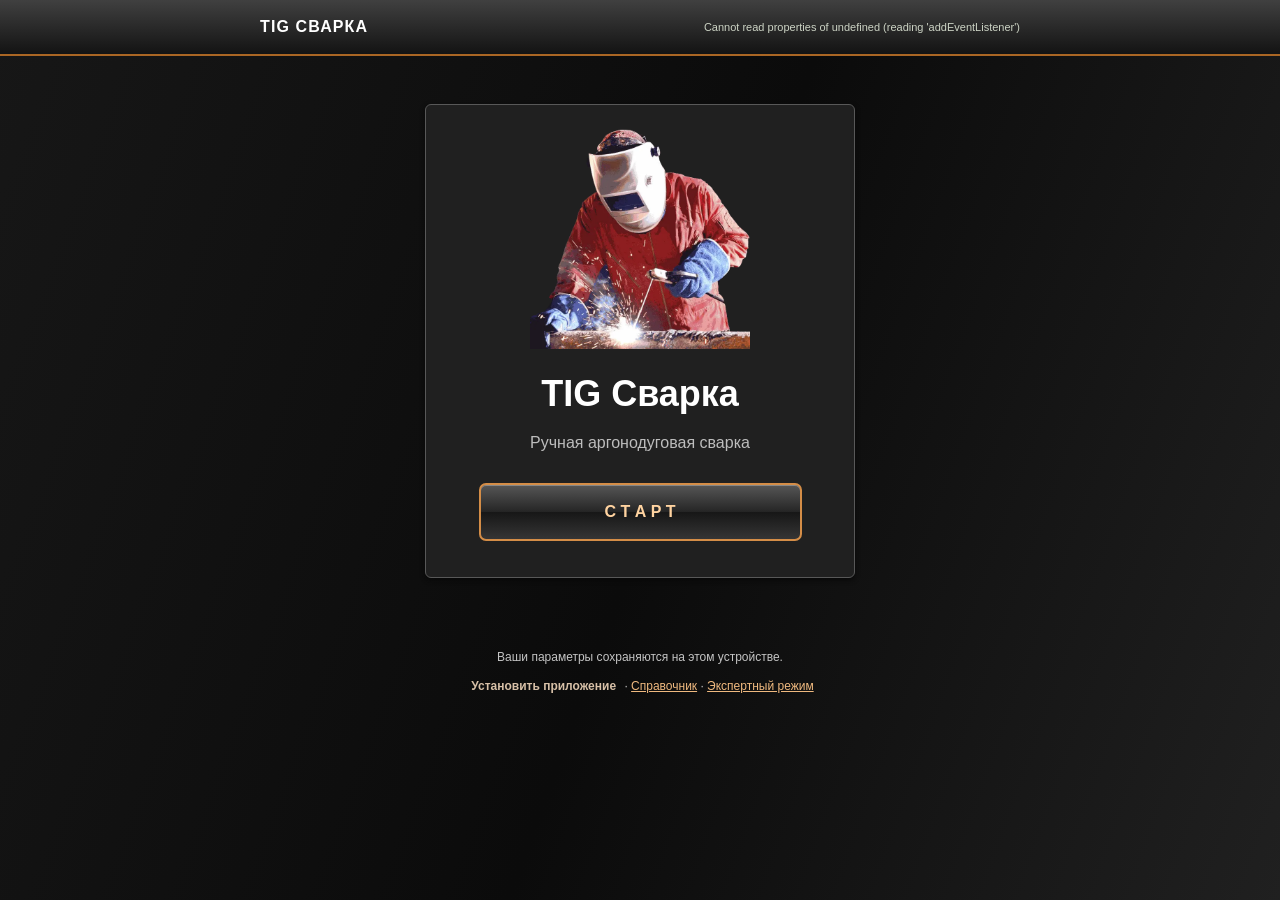
<file: index.html>
<!doctype html><html lang="ru"><head><meta charset="utf-8"><meta name="viewport" content="width=device-width,initial-scale=1,viewport-fit=cover"><meta name="theme-color" content="#151515"><title>TIG Сварка</title><link rel="manifest" href="manifest.webmanifest"><link rel="apple-touch-icon" href="apple-touch-icon.png"><link rel="stylesheet" href="easy.css"></head><body><header><a href="index.html">TIG <b>СВАРКА</b></a><span id="offline" role="status">Подготовка офлайн…</span></header><div id="update" hidden>Есть обновление <button id="updateButton">Применить</button></div><main id="screen"></main><div id="toast" role="status" hidden></div><footer>Ваши параметры сохраняются на этом устройстве.<br><button onclick="TigOffline.install()">Установить приложение</button> · <a href="expert.html#reference">Справочник</a> · <a href="expert.html">Экспертный режим</a></footer><script src="data.js"></script><script src="catalog.js"></script><script src="evidence.js"></script><script src="engine.js"></script><script src="easy-engine.js"></script><script src="easy.js"></script><script src="offline.js"></script></body></html>
</file>
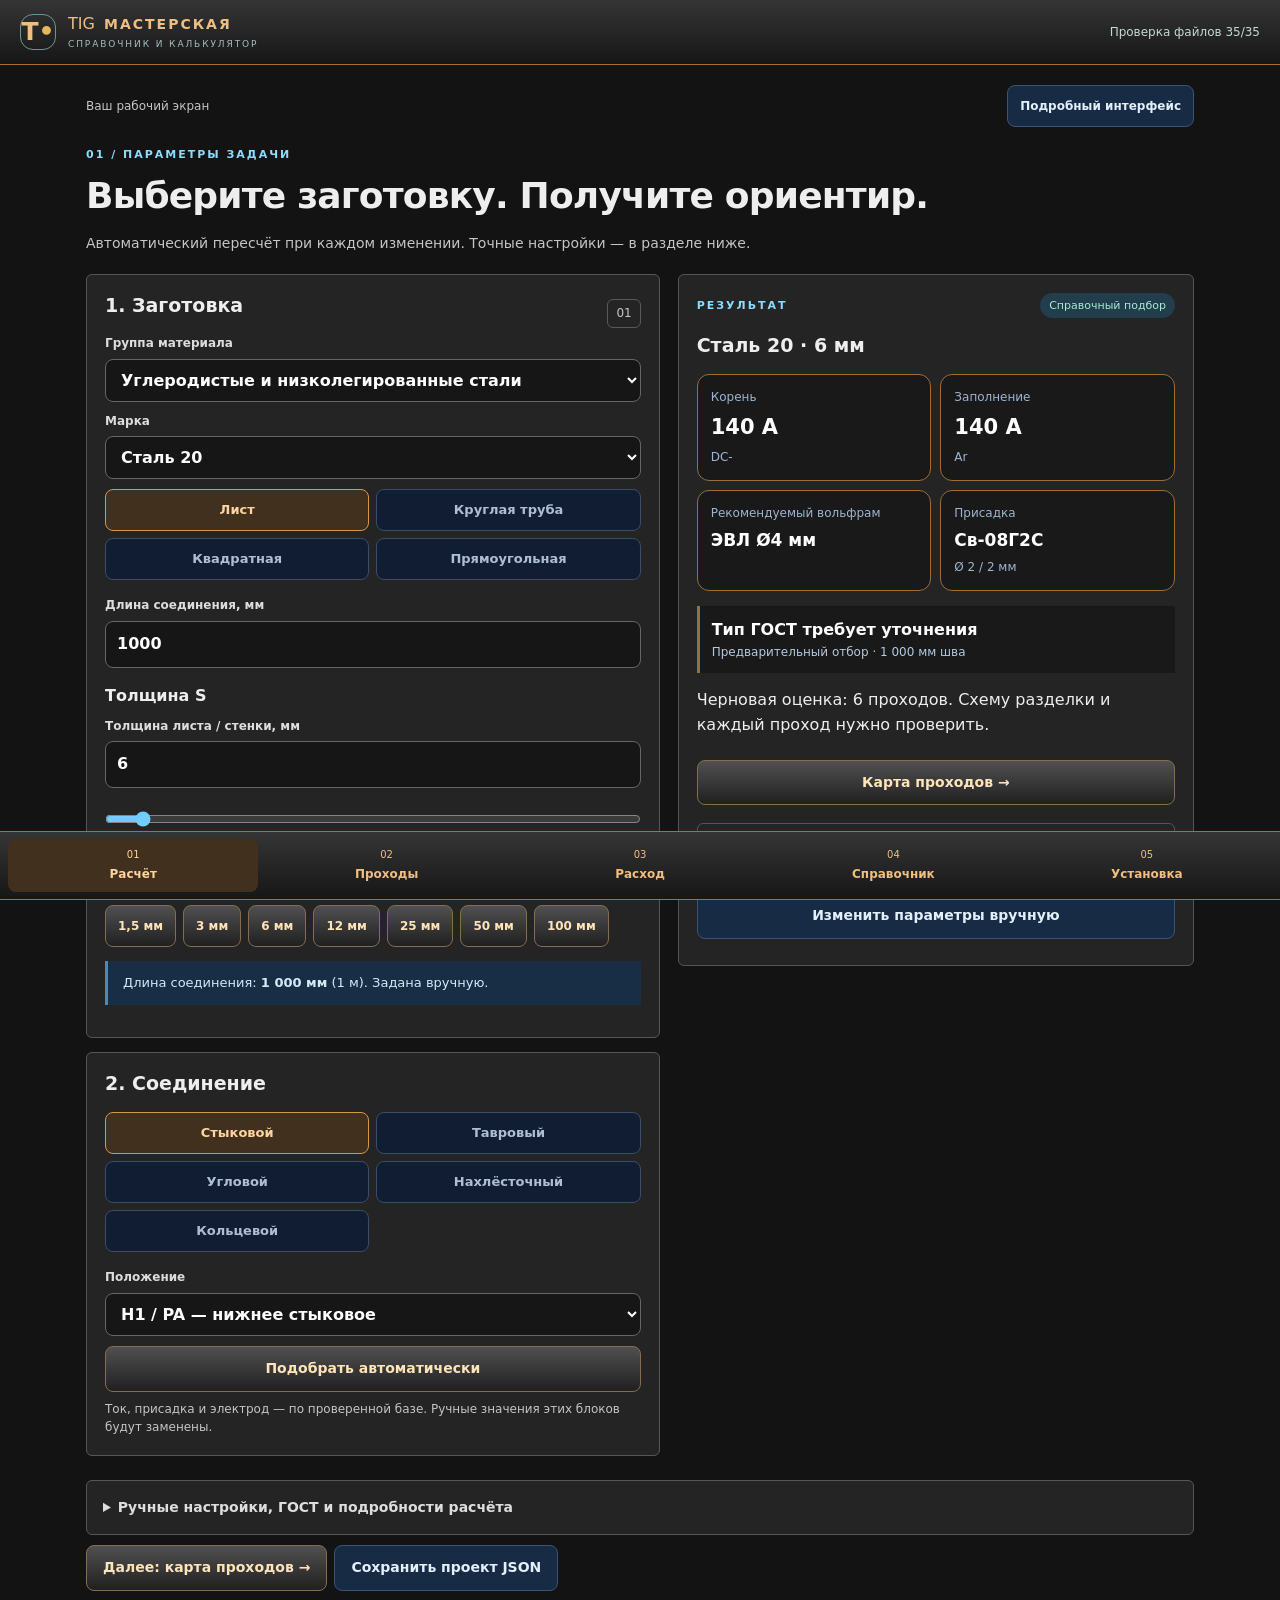
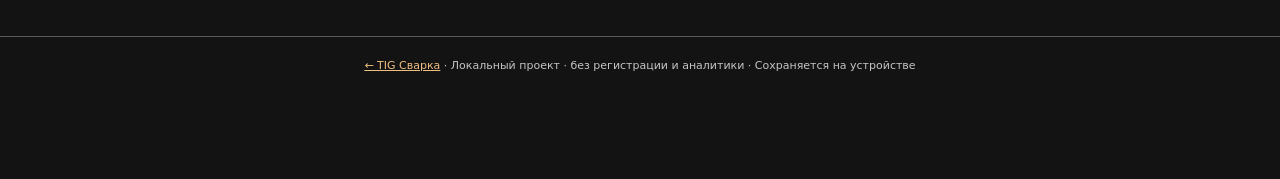
<file: expert.html>
<!doctype html><html lang="ru"><head><meta charset="utf-8"><meta name="viewport" content="width=device-width,initial-scale=1,viewport-fit=cover"><meta name="theme-color" content="#122b32"><meta name="apple-mobile-web-app-capable" content="yes"><meta name="apple-mobile-web-app-status-bar-style" content="black-translucent"><meta name="description" content="Офлайн-калькулятор TIG, карта проходов и справочник по Юхину с проверкой применимости исходных данных."><title>TIG · Мастерская</title><link rel="manifest" href="./manifest.webmanifest"><link rel="icon" href="./icon-192.png"><link rel="apple-touch-icon" href="./apple-touch-icon.png"><link rel="stylesheet" href="./style.css"><link rel="stylesheet" href="./quick.css"></head><body><header><a class="brand" href="#setup"><span class="logo">T<span>•</span></span><span>TIG <b>МАСТЕРСКАЯ</b><small>СПРАВОЧНИК И КАЛЬКУЛЯТОР</small></span></a><span id="offline" class="status" role="status">Проверяю офлайн-файлы…</span></header><div id="toast" role="status" hidden></div><div id="update" hidden>Доступно обновление приложения. <button id="updateButton">Применить</button></div><nav aria-label="Разделы"><a href="#setup">01 <span>Расчёт</span></a><a href="#passes">02 <span>Проходы</span></a><a href="#materials">03 <span>Расход</span></a><a href="#reference">04 <span>Справочник</span></a><a href="#install">05 <span>Установка</span></a></nav><main id="main"></main><footer><a href="index.html">← TIG Сварка</a> · Локальный проект · без регистрации и аналитики · <span id="saveStatus">Сохраняется на устройстве</span></footer><dialog id="confirm"><h2 id="confirmTitle"></h2><p id="confirmText"></p><form method="dialog"><button value="cancel" class="secondary">Отмена</button><button value="ok">Продолжить</button></form></dialog><input id="import" hidden type="file" accept=".json,application/json"><noscript>Включите JavaScript. После первой полной загрузки приложение работает без интернета.</noscript><script src="./data.js"></script><script src="./catalog.js"></script><script src="./evidence.js"></script><script src="./engine.js"></script><script src="./auto.js"></script><script src="./quick.js"></script><script src="./app.js"></script><script src="./offline.js"></script></body></html>
</file>
<file: easy.css>
:root{font-family:system-ui,-apple-system,sans-serif;color:#18352f;background:#edf2f0;font-size:16px;accent-color:#137c70}*{box-sizing:border-box}body{margin:0}header{background:#137c70;color:white;padding:18px max(18px,calc((100% - 760px)/2));display:flex;justify-content:space-between;gap:14px;align-items:center}header a{color:white;text-decoration:none;white-space:nowrap}header span{font-size:11px;text-align:right}main{max-width:760px;margin:auto;padding:24px 16px}h1{font-size:28px;margin:8px 0}h2{font-size:18px}p{line-height:1.5}.sub{color:#5b736c;font-size:14px}.steps{display:flex;gap:7px;margin-bottom:20px}.steps span{background:#dce7e2;padding:8px 12px;border-radius:20px;font-size:12px}.steps .on{background:#137c70;color:white}.card{background:white;border-radius:18px;padding:20px;margin:16px 0;border:1px solid #dce5e0}.grid,.choices,.metrics{display:grid;grid-template-columns:1fr 1fr;gap:12px}label{display:block;font-size:13px;font-weight:600;margin:12px 0;color:#456159}select,input{display:block;width:100%;padding:13px 10px;font:inherit;font-size:16px;color:#18352f;border:1px solid #b6c9c0;background:white;border-radius:9px;margin-top:7px}button{font:inherit;cursor:pointer;border:1px solid #b6c9c0;background:#f6faf8;color:#18352f;border-radius:10px;padding:12px 14px;min-height:44px}.primary{background:#137c70;color:white;border:0;width:100%;font-weight:700;margin-top:14px;padding:17px}.choices button[aria-pressed=true]{background:#d7eee6;border:2px solid #137c70}.choices button{padding:18px 8px}.chips{display:flex;flex-wrap:wrap;gap:6px;margin-top:10px}.chips button{padding:8px 12px;font-size:13px}.back{border:0;background:none;padding:4px 0}.metrics article{background:#f0f7f3;border-radius:12px;padding:16px;min-width:0}.metrics small{display:block;color:#456159}.metrics strong{display:block;font-size:25px;margin:8px 0;overflow-wrap:anywhere}.line{display:flex;justify-content:space-between;gap:20px;padding:12px 0;border-bottom:1px solid #e2ebe5}.line b{text-align:right}details{padding:14px 0}summary{cursor:pointer;font-weight:600}table{border-collapse:collapse;width:100%;font-size:14px}td,th{text-align:left;padding:11px 5px;border-bottom:1px solid #e2ebe5}.notice{background:#fff3da;padding:12px;border-radius:9px;font-size:14px;line-height:1.5}.badge{display:inline-block;font-size:12px;color:#137c70;background:#e0f1e8;border-radius:20px;padding:7px 10px}.seam{display:block;width:100%;text-align:left;margin:10px 0}.seam b{display:block;font-size:18px}.seam small{display:block;margin-top:5px}.scroll{overflow:auto}footer{text-align:center;padding:24px 12px;font-size:12px;color:#637c72}a{color:#137c70}footer button{border:0;background:none;font-size:12px;padding:5px}#update{padding:12px;text-align:center;background:#fff3da}#toast{position:fixed;bottom:20px;left:10%;width:80%;background:#18352f;color:white;padding:15px;border-radius:12px;z-index:5}[hidden]{display:none!important}@media(max-width:420px){.grid{grid-template-columns:1fr}.card{padding:16px}.metrics strong{font-size:21px}.steps span{padding:7px 9px}h1{font-size:25px}}@media print{header,footer,button,.steps,details{display:none}main{max-width:none}.card{break-inside:avoid}}

/* Panel, key and section illustrations follow the reference Android resources. */
:root{color-scheme:dark;color:#eee;background:#101010;font-family:Roboto,Arial,sans-serif;accent-color:#e49a43}
body{background:linear-gradient(110deg,#171717,#0b0b0b 52%,#202020);min-height:100vh}
header{background:linear-gradient(#404040,#131313);border-bottom:2px solid #aa6624}
header a{font-weight:700;letter-spacing:.07em}header span{color:#cdd4c5}
main{max-width:680px}h1,h2{color:#fff}h1{font-size:24px}.sub,footer{color:#c4c4c4}
.card,.start-panel{color:#eee;background:#202020;border:1px solid #585858;border-radius:6px;box-shadow:0 2px 5px #080808}
.steps span,.badge{color:#ddd;background:#272727;border:1px solid #525252;border-radius:4px}.steps .on{color:#ffcd94;background:#382a1b;border-color:#b97631}
button,.choices button,.primary,.start-key{color:white;background:linear-gradient(#565656,#262626 49%,#171717 51%,#353535);border:1px solid #777;border-radius:7px;box-shadow:inset 0 1px #888;font-weight:600}
button:focus-visible,select:focus-visible,input:focus-visible{outline:3px solid #ffba64;outline-offset:2px}
.choices button[aria-pressed=true],.primary,.start-key{border:2px solid #d48d47;color:#ffd3a0}
label,.metrics small{color:#c9c9c9}input,select{color:#fff;background:#131313;border-color:#696969;border-radius:4px}
.choices button{display:grid;place-items:center;padding:8px;gap:4px}.joint-pic{width:100%;height:64px;object-fit:contain}
.seam{min-height:76px}.seam img{float:left;width:80px;height:52px;object-fit:contain;margin-right:14px}
.metrics article{background:#121212;border:1px solid #5b5b5b;border-radius:4px}.metrics strong{color:#ffc27d}
.line,td,th{border-color:#474747}.notice{background:#312b21;color:#ffe3c2}
.result-pic{display:block;max-height:96px;max-width:100%;margin:10px auto}
.start-panel{text-align:center;max-width:430px;margin:24px auto;padding:24px}.start-panel img{width:65%;max-height:220px;object-fit:contain}.start-panel h1{margin:20px 0 4px;font-size:36px}.start-panel p{color:#bdbdbd}.start-key{margin:12px auto;width:85%;padding:18px}.back,footer button{box-shadow:none;border:0;background:transparent;color:#d7c0a7}.steps{flex-wrap:wrap}.primary{letter-spacing:.04em}footer a{color:#efb97f}
@media print{.card,.metrics article,body{background:white;color:black}.line b,.metrics strong,h1,h2,.metrics small,.sub{color:black}.result-pic{max-height:60px}}
</file>
<file: style.css>
*{box-sizing:border-box} :root{--ink:#152d34;--muted:#53686d;--line:#d4deda;--paper:#f3f5ef;--white:#fff;--teal:#00685d;--amber:#e7b65d;--red:#9f3929}body{margin:0;color:var(--ink);font:16px/1.55 system-ui,-apple-system,BlinkMacSystemFont,"Segoe UI",sans-serif;background:var(--paper)}header{background:#122b32;color:white;padding:22px max(5vw,20px);display:flex;align-items:center;justify-content:space-between;gap:20px}.brand{display:flex;align-items:center;gap:12px;color:inherit;text-decoration:none;line-height:1.3}.brand b{font-size:14px;letter-spacing:2px;margin-left:4px}.brand small{display:block;color:#a3c0bd;font-size:9px;letter-spacing:1.9px;margin-top:4px}.logo{display:flex;align-items:center;justify-content:center;width:42px;height:42px;border:1px solid #6e9691;border-radius:13px;font-size:25px;font-weight:800}.logo span{color:var(--amber)}.status{font-size:12px;color:#c4d9d5;max-width:240px;text-align:right}.status.ready{color:#9ee0ba}.status.error{color:#ffb0a4}nav{display:flex;gap:6px;padding:12px max(5vw,16px);border-bottom:1px solid var(--line);background:#fff;position:sticky;top:0;z-index:10}nav a{padding:10px 18px;border-radius:8px;color:var(--muted);font-size:11px;text-decoration:none;white-space:nowrap}nav span{font-size:14px;font-weight:650;margin-left:7px}nav a.active{color:white;background:var(--teal)}main{max-width:1400px;margin:auto;padding:32px max(4vw,18px) 60px}h1{font-size:clamp(30px,4vw,48px);line-height:1.12;letter-spacing:-1.7px;margin:10px 0 16px;max-width:900px}h2{font-size:21px;margin:0 0 16px;line-height:1.3}h3{font-size:16px;margin:16px 0 8px}p{margin:8px 0 14px}.eyebrow{color:var(--teal);font-size:11px;letter-spacing:2px;font-weight:750;text-transform:uppercase}.lead{color:var(--muted);max-width:760px;font-size:16px}.workspace{display:grid;grid-template-columns:minmax(0,1.08fr) minmax(0,1fr);gap:24px;margin-top:28px}.card{padding:24px;background:var(--white);border:1px solid var(--line);border-radius:15px;margin-bottom:18px;min-width:0}.card.dark{background:var(--ink);color:white;border:0}.dark .muted,.dark small{color:#bdd1cd}.dark h2{color:white}.section-head{display:flex;align-items:center;justify-content:space-between;gap:12px}.step{font-size:12px;border:1px solid var(--line);padding:4px 8px;border-radius:6px;color:var(--teal)}.grid{display:grid;grid-template-columns:1fr 1fr;gap:14px}.grid.three{grid-template-columns:repeat(3,1fr)}label.field{display:block;font-size:12px;font-weight:650;margin-bottom:10px;color:#476166}label.field input,label.field select,label.field textarea{display:block;margin-top:6px;width:100%}input,select,textarea{font:inherit;color:var(--ink);font-size:15px;background:#fafcf8;border:1px solid #bdcec9;border-radius:8px;padding:10px 11px;min-width:0}input:focus,select:focus,textarea:focus{outline:3px solid #c7e7db;outline-offset:1px}input:invalid{border-color:var(--red)}textarea{min-height:90px;resize:vertical}input[type=range]{padding:0;accent-color:var(--teal);width:100%;margin:12px 0 15px}input[type=checkbox]{accent-color:var(--teal);width:18px;height:18px;vertical-align:middle;margin-right:8px}button{font:inherit;font-size:14px;font-weight:650;border:0;border-radius:8px;background:var(--teal);color:white;padding:11px 16px;cursor:pointer;min-height:44px}button:hover{filter:brightness(.94)}button.secondary{background:#e7eeea;color:var(--ink);border:1px solid var(--line)}button.small{font-size:12px;padding:6px 11px;min-height:36px}button:disabled{opacity:.5;cursor:not-allowed}.chips,.actions{display:flex;flex-wrap:wrap;gap:7px;margin:10px 0}.chips button{background:#eef2eb;color:var(--ink);padding:6px 12px;min-height:36px;font-size:12px}.muted,small{color:var(--muted)}small{display:block;font-size:12px}.note{border-left:3px solid #92c5b1;background:#eff6f0;padding:12px 15px;font-size:13px;margin:14px 0}.warning{border-left-color:#d5a243;background:#fff6e1;color:#68471f}.danger{border-left-color:#c35743;background:#fff0eb;color:#813628}.metric{font-size:40px;font-weight:750;letter-spacing:-1.5px;line-height:1.3}.metric small{font-size:12px;font-weight:400;letter-spacing:0}.metrics{display:grid;grid-template-columns:1fr 1fr;gap:18px;margin:22px 0}.pill{display:inline-block;font-size:11px;border-radius:99px;background:#d9e9df;color:#255347;padding:4px 9px}.dark .pill{background:#33514f;color:#d0e8de}dl{display:grid;grid-template-columns:1fr 1fr;margin:0;font-size:14px}dt,dd{padding:8px 0;border-bottom:1px solid var(--line);margin:0}dd{text-align:right;font-weight:650}svg.diagram{width:100%;height:170px;display:block;background:#edf2ec;border-radius:10px;margin:16px 0}.dark svg.diagram{background:#213e43}details{border:1px solid var(--line);border-radius:10px;margin:10px 0;padding:14px;background:white}summary{font-size:14px;font-weight:650;cursor:pointer}.tablewrap{overflow:auto;border:1px solid var(--line);border-radius:10px;margin:14px 0}table{border-collapse:collapse;width:100%;font-size:13px;background:white}th,td{text-align:left;border-bottom:1px solid var(--line);padding:10px;white-space:nowrap}th{background:#e7eeea;color:#44605d;font-size:11px;text-transform:uppercase}td.wrap{white-space:normal;min-width:180px}td input,td select{font-size:13px;padding:8px;width:95px}td .wide{width:145px}.passcard{border-left:3px solid var(--teal)}.pass-summary{display:flex;flex-wrap:wrap;gap:12px;font-size:13px}.swatch{width:18px;height:18px;border-radius:50%;display:inline-block;vertical-align:middle;margin-right:8px;border:1px solid #aaa}.colorstrip{display:flex;gap:2px;margin:20px 0}.colorstrip>div{flex:1;padding:17px 5px 7px;border-radius:5px;font-size:11px;text-align:center}.source-list a{color:var(--teal)}#toast{position:fixed;bottom:24px;left:50%;transform:translateX(-50%);background:#122b32;color:white;padding:14px 20px;z-index:99;max-width:min(600px,94vw);border-radius:12px;box-shadow:0 8px 35px #0003;font-size:14px}#update{padding:12px 5vw;background:#ffebbe;font-size:14px}footer{padding:20px;text-align:center;font-size:11px;color:var(--muted);border-top:1px solid var(--line)}dialog{border:1px solid var(--line);border-radius:16px;padding:28px;width:min(480px,90vw)}dialog::backdrop{background:#122b3288}dialog form{display:flex;gap:8px;justify-content:flex-end}code{font-size:13px;overflow-wrap:anywhere}a{color:var(--teal)}.empty{padding:38px;text-align:center;border:1px dashed #adc2b9;border-radius:15px}.section-graphic{display:grid;grid-template-columns:1fr 1fr;gap:12px}.report{display:none} @media(max-width:900px){.workspace{grid-template-columns:1fr}main{padding-top:22px}nav{gap:3px;padding:8px 10px;justify-content:space-between}nav a{padding:10px 8px;font-size:0}nav span{font-size:12px;margin:0}.card{padding:19px}.grid.three{grid-template-columns:1fr 1fr}}@media(max-width:480px){header{padding:17px 16px;gap:10px}.brand b{font-size:11px;letter-spacing:1px}.brand small{font-size:8px;letter-spacing:1px}.status{font-size:10px;max-width:110px}.grid{gap:10px}.metrics{gap:10px}.metric{font-size:32px}h1{font-size:35px}.section-graphic{grid-template-columns:1fr}.tablewrap{margin-left:-4px;margin-right:-4px}}@media print{body{background:white}header,nav,footer,#toast,#update,main{display:none!important}.report{display:block;color:black;padding:0;font-size:10pt}.report h1{font-size:20pt}.report table{font-size:8pt}.report td,.report th{white-space:normal;padding:5px}.report section{break-inside:avoid} @page{margin:15mm}}
</file>
<file: quick.css>
/* Compact mobile workbench, inspired by the interaction structure of tig-gost-V4. */
body.compact{--ink:#e6edf6;--muted:#a3b3c9;--line:#33445e;--paper:#0c1425;--white:#172337;--teal:#70d1ff;background:var(--paper);color:var(--ink);padding-bottom:85px;color-scheme:dark}
.compact header{background:#0c1425;padding:14px 20px;border-bottom:1px solid var(--line)}.compact main{max-width:1140px;padding:20px 16px 35px}.compact h1{font-size:clamp(25px,3vw,36px);letter-spacing:-.8px}.compact .lead{font-size:14px;margin-bottom:20px}.compact .card{padding:18px;border-radius:16px;margin-bottom:14px}.compact h2{font-size:19px}.compact .logo{width:36px;height:36px}.compact nav{position:fixed;top:auto;bottom:0;left:0;right:0;display:grid;grid-template-columns:repeat(5,minmax(0,1fr));padding:7px 8px calc(7px + env(safe-area-inset-bottom));background:#101c30;border-top:1px solid var(--line);z-index:30;gap:3px}.compact nav a{padding:8px 2px;text-align:center;font-size:10px;white-space:normal}.compact nav span{display:block;margin:3px 0 0;font-size:12px}.compact nav a.active{background:#223b55;color:#8cdcff}.compact input,.compact select,.compact textarea{background:#0c172a;color:#edf5ff;border-color:#3c4e68;font-size:16px}.compact input[type=range]{accent-color:#72ccff}.compact button{background:#86d8ff;color:#07243c;border-color:#86d8ff;min-height:42px}.compact button.secondary,.compact .chips button{background:#182b44;border-color:#3c5474;color:#e2efff}.compact .note{background:#182e44;border-color:#5487aa;color:#d4e9fa;overflow-wrap:anywhere}.compact .note.warning{background:#3a301c;color:#ffe6af;border-color:#c9973d}.compact .note.danger{background:#44232c;color:#ffd6dc;border-color:#e58a9e}.compact .pill{background:#223d4c;color:#a9ebd4}.compact .card.dark{background:#10263c}.compact a{color:#86d8ff}.compact details{border-color:var(--line)}.compact summary{color:#cce9ff}.compact footer{color:var(--muted)}.compact .step{color:var(--muted)}.compact table{background:var(--white)}.compact th{background:#233850;color:#e7f1ff}.compact td{border-color:var(--line)}
.quick-toolbar{display:flex;align-items:center;justify-content:space-between;gap:12px;font-size:12px;color:var(--muted);margin-bottom:14px}.quick-toolbar button{padding:7px 12px;font-size:12px}.quick-layout{display:grid;grid-template-columns:minmax(0,1fr) minmax(0,.9fr);gap:18px;align-items:start}.quick-layout>*{min-width:0}.quick-fields{display:grid;grid-template-columns:1fr;gap:8px}.quick-choices{display:grid;grid-template-columns:repeat(2,minmax(0,1fr));gap:7px;margin:8px 0 16px}.compact .quick-choices button{padding:10px 6px;font-size:13px;background:#101d32;color:#aebfd5;border:1px solid #3a4d68}.compact .quick-choices button[aria-pressed=true]{background:#164c6c;border-color:#79d1ff;color:white}.quick-controls{display:grid;gap:8px}.quick-controls small{color:var(--muted);font-size:12px}.quick-result{position:sticky;top:18px}.quick-result-head{display:flex;justify-content:space-between;align-items:center;gap:10px;margin-bottom:15px}.quick-metrics{display:grid;grid-template-columns:repeat(2,minmax(0,1fr));gap:9px}.quick-metric{padding:13px;background:#0c172a;border-radius:12px;border:1px solid #304661;min-width:0}.quick-metric small,.quick-metric span{display:block;color:#9eb5d0;font-size:12px}.quick-metric strong{display:block;font-size:21px;line-height:1.3;overflow-wrap:anywhere;margin:7px 0}.quick-metric:nth-child(n+3) strong{font-size:17px}.quick-designation{margin:15px 0;padding:12px;border-left:3px solid #6acaff;background:#1a334b;font-weight:700}.quick-designation small{display:block;color:#b3c9df;font-size:12px;font-weight:400}.quick-result>button{width:100%;margin:8px 0}.quick-details{border:1px solid var(--line);border-radius:14px;padding:16px;margin:10px 0}.quick-details>.workspace{margin-top:20px}.compact [hidden]{display:none!important}.compact .quick-form .grid:has([data-key=shape]){display:block}.compact #toast{background:#234960;color:white;border:1px solid #91d7f2}.compact #update{background:#233b52;color:white}.compact dialog{background:#172337;color:#e6edf6;border:1px solid #57708e}
@media(max-width:700px){.quick-layout{grid-template-columns:1fr;gap:0}.quick-result{position:static}.compact .brand b{font-size:12px}.compact header{gap:10px}.compact .status{font-size:10px;max-width:135px}.compact .quick-details .workspace{display:block}.quick-toolbar span{display:none}.quick-toolbar{justify-content:flex-end}.compact .chips{gap:5px}.compact .chips button{padding:7px 9px}.compact .quick-result-head .eyebrow{letter-spacing:1px}.compact .card{padding:15px}.compact h1{font-size:28px}.compact .quick-fields label{min-width:0}.compact .brand small{letter-spacing:1px;font-size:8px}}
.compact label{color:#b9c9dd}.compact details{background:#142238}.compact details summary{background:transparent}.compact .eyebrow{color:#8cdcff}
@media print{.quick-toolbar,.quick-details>summary{display:none}.compact nav{display:none}.quick-result{position:static}}
body,body.compact{--paper:#131313;--white:#242424;--ink:#eee;--muted:#c5c5c5;--line:#595959;--teal:#edaa59;background:#131313;color:#eee;color-scheme:dark}body header,body.compact header,body nav,body.compact nav{background:linear-gradient(#353535,#161616);border-color:#a57034}body .card,body.compact .card,body details,body.compact details{background:#242424;color:#eee;border-color:#565656;border-radius:6px}body label,body.compact label,body summary,body.compact summary{color:#ddd}body button,body.compact button,body.compact .chips button{background:linear-gradient(#505050,#202020);color:#ffe3b9;border:1px solid #846d51}body input,body select,body textarea,body.compact input,body.compact select,body.compact textarea{background:#161616;color:white;border-color:#666}body.compact .quick-metric,body.compact .quick-designation{background:#191919;color:#fff;border-color:#986e3e}body a,body.compact a{color:#efbe82}body.compact .quick-choices button[aria-pressed=true],body.compact nav a.active{background:#41301e;color:#ffd49f;border-color:#d8954c}
</file>
